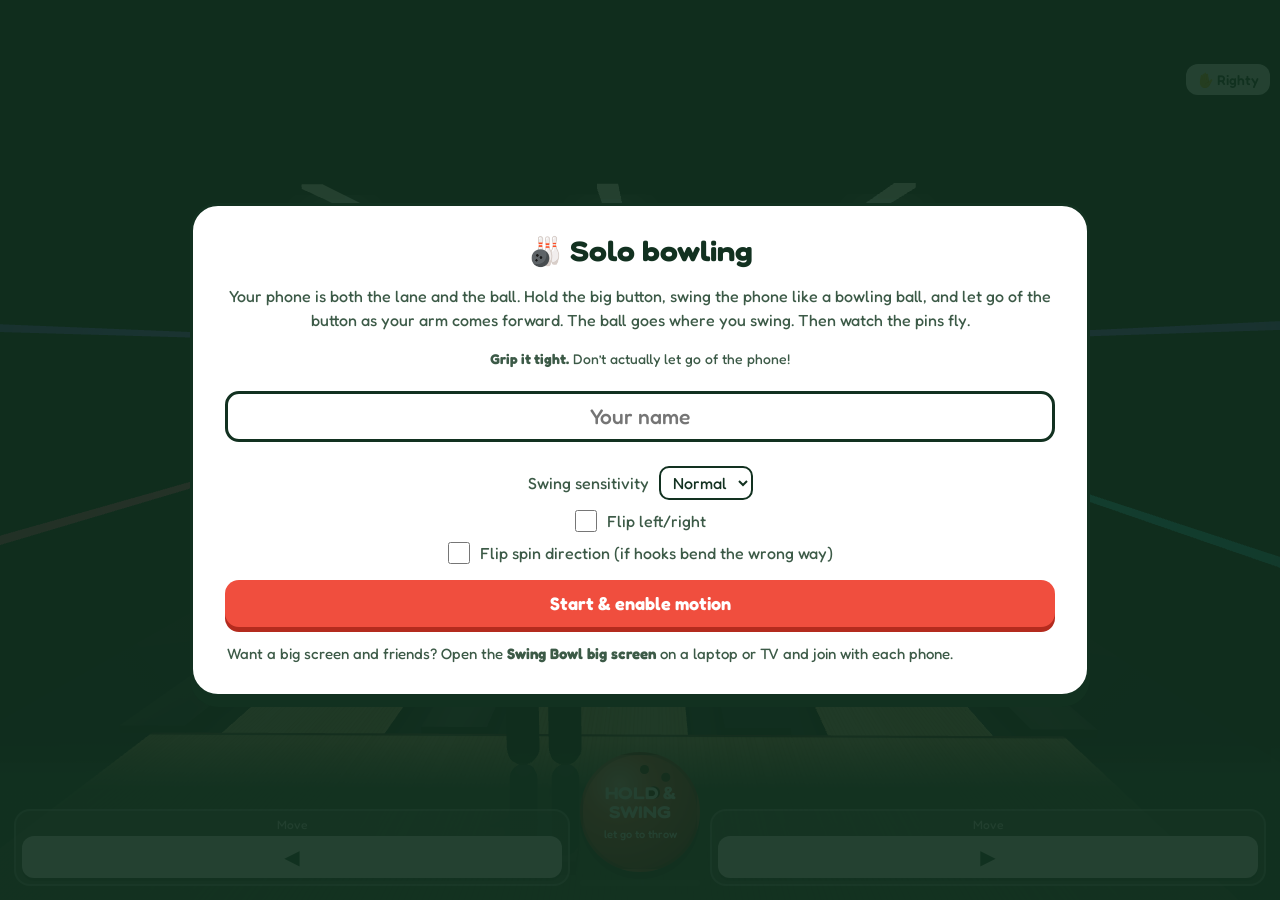
<file: solo.html>
<!DOCTYPE html>
<html lang="en"><head><meta charset="utf-8"><meta name="viewport" content="width=device-width, initial-scale=1">
<title>Swing Bowl solo</title>
<script>location.replace('bowling/solo.html' + location.search + location.hash);</script>
<meta http-equiv="refresh" content="0; url=bowling/solo.html"></head>
<body><p>Moved: <a href="bowling/solo.html">bowling/solo.html</a></p></body></html>
</file>
<file: css/style.css>
/* Swing Sports — "sports day": mowed turf, chalk lines, chunky sticker type, buttons you press down.
   Each game has its own surface (court, fairway, infield, lane) and on the phones the big button is the ball. */

@font-face {
  font-family: 'Fredoka';
  src: url('../fonts/fredoka.woff') format('woff');   /* SIL Open Font License: fonts/Fredoka-OFL.txt */
  font-weight: 300 700; font-stretch: 75% 125%; font-display: swap;
}

:root {
  --turf: #2e9f4f; --turf-2: #25893f;
  --chalk: #ffffff;
  --ink: #123120;
  --ball: #e4f33b;
  --red: #f04e3e; --red-dark: #b42b1e;
  --court: #2c66cf; --clay: #a9472a; --lane: #6b4423;
  --panel: rgba(12, 36, 22, 0.86);        /* scoreboards over the 3D scenes */
  --line: rgba(255, 255, 255, 0.2);
  --text: #ffffff; --muted: #cfe3d4;
  --accent: var(--red); --pink: #ff6b78; --cyan: #4fd6e6; --ok: #8be37a; --warn: var(--ball);
  --surface: var(--turf);                  /* each game sets its own */
  --font: 'Fredoka', ui-rounded, 'SF Pro Rounded', 'Nunito', 'Segoe UI', system-ui, sans-serif;
}
body.g-tennis { --surface: var(--court); }
body.g-golf { --surface: var(--turf); }
body.g-baseball { --surface: var(--clay); }
body.g-bowling { --surface: var(--lane); }

* { box-sizing: border-box; }
html, body { margin: 0; height: 100%; background: var(--ink); color: var(--text); font-family: var(--font); font-weight: 450; }
body { -webkit-tap-highlight-color: transparent; }
button { font: inherit; color: inherit; cursor: pointer; }
a { color: var(--ball); }
:focus-visible { outline: 3px solid var(--ball); outline-offset: 3px; }

.stage { position: fixed; inset: 0; overflow: hidden; }
.stage canvas { position: absolute; inset: 0; width: 100%; height: 100%; display: block; }

/* ---------- buttons: chunky, and they go down when pressed ---------- */
.btn { background: var(--red); border: 0; border-radius: 14px; padding: 12px 22px 13px; font-weight: 650; font-size: 18px; color: #fff;
  box-shadow: 0 5px 0 var(--red-dark); transition: transform 60ms, box-shadow 60ms; }
.btn:active:not(:disabled) { transform: translateY(4px); box-shadow: 0 1px 0 var(--red-dark); }
.btn.ghost { background: #fff; color: var(--ink); box-shadow: 0 4px 0 var(--ink); border: 2px solid var(--ink); font-weight: 600; }
.btn.ghost:active:not(:disabled) { box-shadow: 0 1px 0 var(--ink); }
.btn:disabled { opacity: .45; cursor: default; }
.row { display: flex; gap: 10px; flex-wrap: wrap; align-items: center; }
kbd { background: #fff; color: var(--ink); border: 2px solid var(--ink); border-bottom-width: 3px; border-radius: 6px; padding: 0 6px; font-family: inherit; font-size: 12px; font-weight: 600; }

/* ---------- HUD on the big screen ---------- */
.hud { position: absolute; inset: 0; pointer-events: none; }
.hud .scores { position: absolute; top: 10px; left: 50%; transform: translateX(-50%); max-width: calc(100% - 20px); overflow-x: auto; }
.hud table { border-collapse: separate; border-spacing: 2px; background: var(--panel); padding: 6px; border-radius: 14px; font-variant-numeric: tabular-nums; border: 2px solid var(--line); }
.hud th { font-size: 12px; color: var(--muted); font-weight: 500; padding: 0 2px; }
.hud td { background: rgba(255, 255, 255, 0.08); border-radius: 7px; text-align: center; padding: 2px 3px; min-width: 38px; }
.hud td.name { text-align: left; padding: 4px 10px 4px 6px; white-space: nowrap; font-weight: 600; min-width: 0; }
.hud td.name i { display: inline-block; width: 11px; height: 11px; border-radius: 50%; margin-right: 7px; vertical-align: 0; box-shadow: 0 0 0 2px rgba(255,255,255,.7); }
.hud td.tenth { min-width: 54px; }
.hud td.total { font-weight: 700; font-size: 19px; min-width: 50px; }
.hud .marks { display: flex; justify-content: flex-end; gap: 2px; font-size: 12px; height: 15px; color: #e6f0e8; }
.hud .marks span { min-width: 12px; }
.hud .ft { font-weight: 650; font-size: 15px; height: 19px; }
.hud tr.active td { background: rgba(228, 243, 59, 0.16); }
.hud tr.active td.cur { background: var(--ball); color: var(--ink); }
.hud tr.active td.cur .marks { color: var(--ink); }

.hud .turn { position: absolute; left: 50%; transform: translateX(-50%); bottom: 18px; background: var(--ink); color: #fff; border: 2px solid rgba(255,255,255,.25); padding: 7px 20px 8px; border-radius: 999px; font-size: 19px; font-weight: 550; white-space: nowrap; box-shadow: 0 4px 0 rgba(0,0,0,.35); }
.hud .turn:empty { display: none; }
.hud .swinging { color: var(--ball); }

.hud .pindicator { position: absolute; right: 16px; bottom: 16px; width: 110px; background: var(--panel); border-radius: 16px; padding: 8px; border: 2px solid var(--line); }
.hud .pindicator circle.up { fill: #fff; }
.hud .pindicator circle.down { fill: rgba(255, 255, 255, 0.16); }

/* the big calls: STRIKE!, ACE!, GAME */
.hud .msg { position: absolute; left: 0; right: 0; top: 40%; text-align: center; opacity: 0; }
.hud .msg span { display: inline-block; font-weight: 700; font-stretch: 112%; font-size: clamp(34px, 8vw, 96px); letter-spacing: 0.01em; color: #fff;
  -webkit-text-stroke: 0.09em var(--ink); paint-order: stroke fill; text-shadow: 0 0.07em 0 var(--ink); padding: 0 20px; }
.hud .msg.strike span { color: var(--ball); }
.hud .msg.spare span { color: var(--cyan); }
.hud .msg.over span { font-size: clamp(28px, 6vw, 72px); }
.hud .msg.show { animation: pop 1.7s ease-out forwards; }
.hud .msg.sticky { animation: pop-in .5s ease-out forwards; }
@keyframes pop { 0% { opacity: 0; transform: scale(.6) rotate(-4deg); } 12% { opacity: 1; transform: scale(1.08) rotate(1deg); } 22% { transform: scale(1) rotate(0); } 80% { opacity: 1; } 100% { opacity: 0; transform: translateY(-20px); } }
@keyframes pop-in { 0% { opacity: 0; transform: scale(.6); } 60% { opacity: 1; transform: scale(1.06); } 100% { opacity: 1; transform: scale(1); } }

/* ---------- the join screen on the big screen ---------- */
.overlay { position: absolute; inset: 0; display: flex; align-items: center; justify-content: center; z-index: 5;
  background: repeating-linear-gradient(90deg, rgba(46,159,79,.9) 0 70px, rgba(37,137,63,.9) 70px 140px); }
.overlay[hidden] { display: none; }
.card { background: #fff; color: var(--ink); border: 3px solid var(--ink); border-radius: 28px; padding: 28px 32px; max-width: 900px; width: calc(100% - 32px); box-shadow: 0 10px 0 var(--ink); }
.lobby { display: grid; grid-template-columns: auto 1fr; gap: 32px; align-items: center; }
.lobby h1 { margin: 0 0 4px; font-size: 46px; font-weight: 700; font-stretch: 115%; line-height: 1.05; }
.lobby h1 span { color: inherit; }
.lobby p { color: #3c5a47; margin: 6px 0; line-height: 1.45; font-size: 17px; }
.qr { background: #fff; padding: 12px; border-radius: 20px; border: 3px solid var(--ink); width: 252px; height: 252px; display: flex; align-items: center; justify-content: center; color: #3c5a47; font-size: 14px; text-align: center; }
.qr img, .qr canvas { display: block; }
.code { display: inline-block; font-size: 46px; font-weight: 700; font-stretch: 110%; letter-spacing: 0.16em; padding: 2px 10px 4px 18px; margin: 8px 0;
  background: var(--ball); color: var(--ink); border: 3px solid var(--ink); border-radius: 14px; box-shadow: 0 5px 0 var(--ink); }
.joinurl { font-size: 14px; color: #3c5a47; word-break: break-all; }
.players { display: flex; flex-wrap: wrap; gap: 8px; margin: 14px 0; min-height: 36px; }
.chip { display: inline-flex; align-items: center; gap: 8px; background: #fff; border: 2px solid var(--ink); border-radius: 999px; padding: 5px 12px; font-weight: 600; color: var(--ink); }
.chip i { width: 12px; height: 12px; border-radius: 50%; box-shadow: 0 0 0 2px var(--ink); }
.chip.off { opacity: .5; }
.chip .kick { margin-left: 2px; border: 0; background: #e8efe9; color: var(--ink); border-radius: 999px; min-width: 22px; height: 22px; padding: 0 6px; font-size: 12px; line-height: 22px; }
.chip .kick:hover { background: #ffd9d5; }
.chip .kick.confirm { background: var(--red); color: #fff; font-weight: 600; }
.chip.off .kick { opacity: 1; }
.status { font-size: 14px; color: #3c5a47; }
.status.err { color: var(--red-dark); }
.keys { font-size: 13px; color: #557060; margin-top: 14px; line-height: 1.7; }

.corner { position: absolute; left: 14px; bottom: 14px; background: #fff; color: var(--ink); border-radius: 16px; padding: 7px 10px 7px 14px; font-size: 14px; z-index: 3; box-shadow: 0 4px 0 rgba(0,0,0,.3); }
.corner b { color: var(--ink); background: var(--ball); border-radius: 6px; padding: 0 5px; letter-spacing: .1em; font-size: 16px; font-weight: 700; }
.corner button { margin-left: 6px; background: #fff; color: var(--ink); border: 2px solid var(--ink); border-radius: 10px; padding: 2px 9px; font-size: 13px; font-weight: 550; }
.corner button:active { background: #e8efe9; }
.power { position: absolute; left: 50%; bottom: 70px; transform: translateX(-50%); width: 280px; height: 16px; border-radius: 999px; background: rgba(0,0,0,.5); border: 2px solid #fff; overflow: hidden; z-index: 3; }
.power[hidden] { display: none; }
.power div { height: 100%; width: 0; background: linear-gradient(90deg, var(--ok), var(--ball), var(--red)); }

@media (max-width: 760px) {
  .lobby { grid-template-columns: 1fr; justify-items: center; text-align: center; }
  .lobby .row { justify-content: center; }
  .lobby h1 { font-size: 34px; }
  .hud .pindicator { width: 80px; right: 8px; bottom: 8px; }
  .hud .turn { font-size: 14px; bottom: 10px; }
  .hud td { min-width: 26px; }
  .hud .marks { font-size: 10px; }
  .hud .ft { font-size: 12px; }
  .hud td.total { font-size: 14px; }
}

/* ---------- the phone: the game's surface, and the big button is the ball ---------- */
.pad { position: fixed; inset: 0; display: flex; flex-direction: column; padding: max(14px, env(safe-area-inset-top)) 16px max(16px, env(safe-area-inset-bottom)); gap: 12px;
  user-select: none; -webkit-user-select: none; touch-action: none; background: var(--surface); color: #fff; }
body.g-tennis .pad { background:   /* a corner of the court: a sideline and the service line */
  linear-gradient(90deg, transparent 13%, rgba(255,255,255,.35) 13% calc(13% + 5px), transparent 0),
  linear-gradient(180deg, transparent 58%, rgba(255,255,255,.35) 58% calc(58% + 5px), transparent 0), var(--court); }
body.g-golf .pad { background: repeating-linear-gradient(90deg, var(--turf) 0 46px, var(--turf-2) 46px 92px); }
body.g-baseball .pad { background:   /* the infield dirt with a chalk foul line */
  linear-gradient(118deg, transparent 63%, rgba(255,255,255,.4) 63% calc(63% + 5px), transparent 0), var(--clay); }
body.g-bowling .pad { background: repeating-linear-gradient(90deg, #77502b 0 26px, #6b4423 26px 28px); }
.pad .top { display: flex; align-items: center; justify-content: space-between; gap: 10px; }
.pad .me { display: flex; align-items: center; gap: 10px; font-weight: 700; font-size: 21px; text-shadow: 0 2px 0 rgba(0,0,0,.25); min-width: 0; }
.pad .me span { overflow: hidden; text-overflow: ellipsis; white-space: nowrap; }
.pad .me i { width: 18px; height: 18px; border-radius: 50%; background: #ccc; box-shadow: 0 0 0 3px #fff; flex: none; }
.pad .state { text-align: center; font-size: 18px; font-weight: 500; min-height: 24px; text-shadow: 0 2px 0 rgba(0,0,0,.22); }
.pad .state.go { color: var(--ball); font-weight: 650; font-size: 23px; }
.pad .meter { height: 14px; border-radius: 999px; background: rgba(0,0,0,.25); border: 2px solid rgba(255,255,255,.6); overflow: hidden; }
.pad .meter div { height: 100%; width: 0; background: linear-gradient(90deg, var(--ok), var(--ball), var(--red)); transition: width 60ms linear; }
.pad .readout { display: flex; justify-content: center; gap: 18px; font-size: 15px; color: rgba(255,255,255,.88); min-height: 20px; text-shadow: 0 1px 0 rgba(0,0,0,.25); }
.pad .readout b { color: #fff; font-weight: 650; }
.pad .readout.tally { display: block; text-align: center; line-height: 1.6; }
.gear { background: #fff; color: var(--ink); border: 0; border-radius: 12px; padding: 7px 11px; font-size: 14px; font-weight: 550; box-shadow: 0 3px 0 rgba(0,0,0,.35); }
.gear:active { transform: translateY(2px); box-shadow: 0 1px 0 rgba(0,0,0,.35); }
.gear.hand.on { background: var(--ball); }
.pad .topbtns { display: flex; gap: 8px; flex: none; }
.dpad { display: grid; grid-template-columns: 1fr 1fr; gap: 10px; }
.dpad.single { grid-template-columns: 1fr; }
.dpad .grp { background: rgba(0,0,0,.18); border: 2px solid rgba(255,255,255,.3); border-radius: 18px; padding: 8px; text-align: center; }
.dpad .grp small { display: block; color: rgba(255,255,255,.85); font-size: 13px; margin-bottom: 6px; }
.dpad .grp .row { justify-content: center; flex-wrap: nowrap; }
.dpad button { flex: 1; height: 54px; border-radius: 14px; border: 0; background: #fff; color: var(--ink); font-size: 24px; box-shadow: 0 4px 0 rgba(0,0,0,.3); touch-action: manipulation; }
.dpad button:active { transform: translateY(3px); box-shadow: 0 1px 0 rgba(0,0,0,.3); }
.holdwrap { flex: 1; display: flex; flex-direction: column; align-items: center; justify-content: center; min-height: 0; gap: 8px; }

/* the ball */
.hold { position: relative; overflow: hidden; width: min(70vw, 44vh); aspect-ratio: 1; border-radius: 50%; border: 4px solid rgba(0,0,0,.18);
  background: radial-gradient(circle at 34% 28%, #fff, #eceee8 55%, #c9ccc2); color: var(--ink);
  box-shadow: 0 12px 0 rgba(0,0,0,.28); font-weight: 700; font-stretch: 110%; font-size: 30px; line-height: 1.1; touch-action: none; transition: transform 60ms, box-shadow 60ms; }
.hold .lbl, .hold small { position: relative; z-index: 1; }
.hold small { display: block; font-weight: 500; font-stretch: 100%; font-size: 14px; margin: 6px auto 0; max-width: 72%; }
.hold.down { transform: translateY(8px) scale(.97); box-shadow: 0 4px 0 rgba(0,0,0,.28); }
.hold:disabled { opacity: .5; box-shadow: 0 6px 0 rgba(0,0,0,.15); }   /* (not now: swing the phone itself) */
/* tennis: yellow felt with the white seam */
body.g-tennis .hold { background: radial-gradient(circle at 34% 28%, #f6ff9c, #dff02f 48%, #b9cc1a); }
body.g-tennis .hold::before, body.g-tennis .hold::after { content: ''; position: absolute; top: -8%; width: 100%; height: 116%; border: 0.9em solid rgba(255,255,255,.92); border-radius: 50%; }
body.g-tennis .hold::before { left: -76%; } body.g-tennis .hold::after { left: 76%; }
/* baseball: red stitches */
body.g-baseball .hold::before, body.g-baseball .hold::after { content: ''; position: absolute; top: -6%; width: 100%; height: 112%; border: 0.28em dashed #e0392b; border-radius: 50%; }
body.g-baseball .hold::before { left: -74%; } body.g-baseball .hold::after { left: 74%; }
/* golf: dimples */
body.g-golf .hold { background: radial-gradient(circle at 34% 28%, rgba(255,255,255,.95), rgba(255,255,255,0) 58%), radial-gradient(rgba(0,0,0,.1) 26%, transparent 29%) 0 0 / 1.1em 1.1em, #f1f3ee; }
/* bowling: a glossy ball with finger holes */
body.g-bowling .hold { background: radial-gradient(circle at 32% 26%, #ffb1a8, #e94a3b 30%, #8e1c14 78%); color: #fff; border-color: rgba(0,0,0,.25); }
body.g-bowling .hold::before { content: ''; position: absolute; width: 7.5%; height: 7.5%; left: 50%; top: 9%; border-radius: 50%; background: #3a0a06;
  box-shadow: 1.25em 0.45em 0 #3a0a06, 0.55em 1.35em 0 0.1em #3a0a06; }   /* finger holes, clear of the words */

.sheet { position: fixed; inset: 0; background: var(--surface); display: flex; align-items: center; justify-content: center; z-index: 10; padding: 20px; }
body.g-golf .sheet { background: repeating-linear-gradient(90deg, var(--turf) 0 46px, var(--turf-2) 46px 92px); }
.sheet[hidden] { display: none; }
.sheet .card { text-align: center; max-height: calc(100% - 10px); overflow-y: auto; }
.sheet h2 { margin: 0 0 8px; font-size: 28px; font-weight: 700; font-stretch: 110%; }
.sheet p { color: #3c5a47; line-height: 1.5; }
.sheet p.help { text-align: left; font-size: 15px; margin: 16px 2px 0; }
.card a { color: var(--turf-2); font-weight: 600; text-underline-offset: 3px; }
.sheet input { width: 100%; font: inherit; font-size: 30px; font-weight: 650; letter-spacing: .3em; text-align: center; text-transform: uppercase; padding: 10px; border-radius: 14px;
  border: 3px solid var(--ink); background: #fff; color: var(--ink); margin: 8px 0 14px; }
.sheet input.name { font-size: 21px; letter-spacing: 0; text-transform: none; font-weight: 500; }
.sheet label { display: flex; align-items: center; justify-content: center; gap: 10px; color: #3c5a47; margin: 10px 0; }
.sheet input[type=checkbox] { width: 22px; height: 22px; flex: none; margin: 0; padding: 0; accent-color: var(--turf); }
.sheet .btn { width: 100%; margin-top: 6px; }
.sheet select { font: inherit; background: #fff; color: var(--ink); border: 2px solid var(--ink); border-radius: 10px; padding: 4px 8px; }

/* ---------- solo bowling: the game on top, controls in a bottom drawer ---------- */
.solo .stage { bottom: 0; }
.solo .controls { position: fixed; left: 0; right: 0; bottom: 0; padding: 10px 14px max(14px, env(safe-area-inset-bottom)); background: linear-gradient(180deg, rgba(18,49,32,0), rgba(18,49,32,.88) 30%);
  display: grid; grid-template-columns: 1fr auto 1fr; gap: 10px; align-items: end; z-index: 4; touch-action: none; user-select: none; -webkit-user-select: none; transition: opacity .3s; }
.solo .controls.away { opacity: 0; pointer-events: none; }
.solo .controls .hold { width: 120px; font-size: 17px; border-width: 3px; box-shadow: 0 7px 0 rgba(0,0,0,.35); }
.solo .controls .hold small { font-size: 11px; }
.solo .controls .grp { background: rgba(255,255,255,.12); border: 2px solid rgba(255,255,255,.3); border-radius: 16px; padding: 6px; text-align: center; }
.solo .controls .grp small { display: block; color: rgba(255,255,255,.85); font-size: 12px; margin-bottom: 4px; }
.solo .controls .grp .row { flex-wrap: nowrap; gap: 6px; }
.solo .controls .grp button { flex: 1; height: 42px; border-radius: 12px; border: 0; background: #fff; color: var(--ink); font-size: 20px; box-shadow: 0 3px 0 rgba(0,0,0,.3); }
.solo .hud .pindicator, .solo .hud .turn { display: none; }
.solo .soloinfo { position: fixed; left: 12px; right: 12px; bottom: 160px; text-align: center; z-index: 4; font-size: 15px; pointer-events: none; }
.solo .soloinfo:not(:empty) { background: #fff; color: var(--ink); border-radius: 14px; padding: 8px 12px; box-shadow: 0 4px 0 rgba(0,0,0,.3); }
.solo .hud td { min-width: 22px; padding: 1px; }
.solo .hud td.name { padding: 2px 6px 2px 4px; }
.solo .handwrap { position: fixed; top: calc(max(10px, env(safe-area-inset-top)) + 54px); right: 10px; z-index: 6; }   /* under the scoreboard */
.solo .sheet { background: rgba(18,49,32,.92); }

/* ---------- golf ---------- */
.hud .holeinfo { position: absolute; top: 12px; left: 14px; background: var(--panel); border: 2px solid var(--line); border-radius: 16px; padding: 10px 14px; font-size: 19px; font-weight: 550; }
.hud .holeinfo small { display: block; color: var(--muted); font-size: 14px; font-weight: 450; margin-top: 2px; }
.hud .wind { position: absolute; top: 12px; right: 14px; background: var(--panel); border: 2px solid var(--line); border-radius: 16px; padding: 8px 14px; text-align: center; font-size: 13px; color: var(--muted); min-width: 80px; }
.hud .wind .arrow { font-size: 30px; color: #fff; line-height: 1.1; transition: transform .6s; }
.hud .scores.card-golf { top: auto; bottom: 64px; left: 14px; transform: none; }
.hud .minimap { position: absolute; top: auto; left: auto; right: 14px; bottom: 64px; width: 180px; height: 250px; border-radius: 16px; background: rgba(12,36,22,.55); border: 2px solid var(--line); }
.hud .card-golf td { min-width: 34px; }
.hud .card-golf th small { font-weight: 400; color: var(--muted); }
.hud .card-golf td.under .ft { color: #ff8a80; }
.hud .card-golf td.over .ft { color: #9fd0ff; }
.hud .card-golf td.total { font-size: 16px; }
.club { display: flex; align-items: center; justify-content: space-between; gap: 10px; background: rgba(0,0,0,.18); border: 2px solid rgba(255,255,255,.3); border-radius: 18px; padding: 8px; }
.club button { width: 64px; height: 54px; border-radius: 14px; border: 0; background: #fff; color: var(--ink); font-size: 24px; box-shadow: 0 4px 0 rgba(0,0,0,.3); touch-action: manipulation; }
.club button:active { transform: translateY(3px); box-shadow: 0 1px 0 rgba(0,0,0,.3); }
.club .nm { text-align: center; flex: 1; }
.club .nm b { display: block; font-size: 23px; font-weight: 700; }
.club .nm small { color: rgba(255,255,255,.85); }
.green-bg { background: var(--turf); }

/* ---------- baseball ---------- */
.hud .pitchinfo .tbar { position: relative; width: 120px; height: 10px; margin: 6px auto 2px; border-radius: 99px; background: linear-gradient(90deg, #ff5a5f 0%, #ffd23f 30%, #3ddc97 43%, #3ddc97 57%, #ffd23f 70%, #ff5a5f 100%); }
.hud .pitchinfo .tbar i { position: absolute; top: -4px; width: 4px; height: 18px; margin-left: -2px; border-radius: 2px; background: #fff; box-shadow: 0 0 6px #000; }
.hud .pitchinfo small { display: block; color: var(--text); }
.vignette { position: absolute; inset: 0; pointer-events: none; background: radial-gradient(ellipse at 50% 45%, rgba(0,0,0,0) 55%, rgba(0,10,20,0.32) 100%); }

/* ---------- tennis ---------- */
.hud table.tennis { border-collapse: separate; border-spacing: 0 5px; font-size: 20px; background: none; border: 0; padding: 0; margin: -4px 0 2px; }
.hud table.tennis td { background: none; padding: 0 6px; min-width: 0; border-radius: 0; }
.hud table.tennis td.srv { width: 14px; padding: 0; color: transparent; font-size: 0; }
.hud table.tennis td.srv:not(:empty)::before { content: ''; display: inline-block; width: 12px; height: 12px; border-radius: 50%; background: var(--ball); box-shadow: 0 0 0 2px var(--ink); vertical-align: 1px; }
.hud table.tennis td.nm { text-align: left; font-weight: 600; padding-right: 14px; }
.hud table.tennis td.nm i { display: inline-block; width: 11px; height: 11px; border-radius: 50%; margin-right: 7px; box-shadow: 0 0 0 2px rgba(255,255,255,.75); }
.hud table.tennis td.g, .hud table.tennis td.p { font-weight: 700; text-align: center; color: var(--ink); border-radius: 9px; padding: 1px 8px; }
.hud table.tennis td.g { background: var(--ball); min-width: 32px; }
.hud table.tennis td.p { background: #fff; min-width: 44px; }
.hud table.tennis td.p:empty { background: none; }
.hud table.tennis + small { font-size: 14px; }
.hud .tinfo[hidden] { display: none; }
.hud .tinfo b { font-size: 26px; color: #fff; font-weight: 700; }
@media (max-width: 1280px) { .hud .turn { bottom: 64px; } }   /* clear of the corner bar */
.pad .moderow { display: flex; padding: 4px; gap: 4px; background: rgba(0,0,0,.2); border-radius: 16px; }
.pad .moderow[hidden] { display: none; }
.pad .moderow button { flex: 1; padding: 9px 6px; border-radius: 12px; border: 0; background: transparent; color: #fff; font-size: 14px; font-weight: 550; }
.pad .moderow button.on { background: #fff; color: var(--ink); box-shadow: 0 3px 0 rgba(0,0,0,.3); }
.pad .runrow { margin-top: -4px; }
.pad .runrow button.on { background: var(--ball); }
/* tilt to run: where the phone is steering, a ball on a track */
.pad .steer { display: flex; flex-direction: column; align-items: center; gap: 6px; }
.pad .steer[hidden] { display: none; }
.pad .steer .track { position: relative; width: 100%; height: 30px; border-radius: 15px; background: rgba(0,0,0,.22); box-shadow: inset 0 3px 0 rgba(0,0,0,.18); overflow: hidden; }
.pad .steer .track::before { content: ''; position: absolute; left: 50%; top: 6px; bottom: 6px; width: 3px; margin-left: -1.5px; border-radius: 2px; background: rgba(255,255,255,.45); }
.pad .steer .track i { position: absolute; left: 50%; top: 3px; width: 24px; height: 24px; margin-left: -12px; border-radius: 50%; background: var(--ball); box-shadow: 0 0 0 3px var(--ink); }
.pad .steer small { font-size: 14px; font-weight: 550; opacity: .9; text-shadow: 0 2px 0 rgba(0,0,0,.22); }
.pad .steer.moving small { opacity: .6; }
.lobby .tmodes { gap: 10px; margin: 10px 0 4px; }
.lobby .tmodes .btn { padding: 8px 14px 9px; font-size: 15px; }
/* tilt the phone up to toss: a little phone that does it */
.pad .tilt { display: flex; flex-direction: column; align-items: center; gap: 2px; text-align: center; text-shadow: 0 2px 0 rgba(0,0,0,.22); }
.pad .tilt[hidden] { display: none; }
.pad .tilt b { font-size: 19px; font-weight: 650; }
.pad .tilt small { font-size: 14px; opacity: .9; }
.pad .tilt .tphone { position: relative; width: 26px; height: 46px; margin: 18px 0 6px; border: 3px solid #fff; border-radius: 8px; background: rgba(255,255,255,.15);
  transform-origin: 50% 100%; animation: tiltup 1.8s ease-in-out infinite; }
.pad .tilt .tphone::before { content: ''; position: absolute; left: 50%; top: 3px; width: 8px; height: 2px; margin-left: -4px; border-radius: 2px; background: #fff; }
.pad .tilt .tphone i { position: absolute; left: 50%; top: -14px; width: 11px; height: 11px; margin-left: -5.5px; border-radius: 50%; background: var(--ball); box-shadow: 0 0 0 2px var(--ink); opacity: 0; animation: tossball 1.8s ease-out infinite; }
@keyframes tiltup { 0%, 12% { transform: rotate(-78deg); } 45%, 80% { transform: rotate(0deg); } 100% { transform: rotate(-78deg); } }
@keyframes tossball { 0%, 42% { opacity: 0; transform: translateY(8px); } 50% { opacity: 1; transform: translateY(0); } 72% { opacity: 1; transform: translateY(-26px); } 85%, 100% { opacity: 0; transform: translateY(-18px); } }
@media (prefers-reduced-motion: reduce) { .pad .tilt .tphone, .pad .tilt .tphone i { animation: none; } }
body.g-tennis .tilt ~ .hold { width: min(58vw, 34vh); }

/* ---------- arriving on a phone from a game switch: one tap to carry on ---------- */
.tapgo { position: fixed; inset: 0; z-index: 50; display: grid; place-items: center; background: var(--surface); }
body:not([class*="g-"]) .tapgo, body.g-golf .tapgo { background: repeating-linear-gradient(90deg, var(--turf) 0 46px, var(--turf-2) 46px 92px); }
.tapgo button { display: grid; gap: 6px; place-items: center; align-content: center; width: min(76vw, 330px); aspect-ratio: 1; border-radius: 50%; border: 4px solid var(--ink);
  background: #fff; color: var(--ink); font-weight: 700; font-stretch: 112%; font-size: 36px; box-shadow: 0 12px 0 var(--ink); }
.tapgo button:active { transform: translateY(8px); box-shadow: 0 4px 0 var(--ink); }
.tapgo button span { font-size: 50px; line-height: 1; color: var(--red); }
.tapgo button small { font-size: 17px; font-weight: 500; font-stretch: 100%; }

/* ---------- game switcher on the big screen ---------- */
.switcher { position: fixed; inset: 0; z-index: 40; display: grid; place-items: center; background: rgba(12, 36, 22, 0.75); }
.switcher[hidden] { display: none; }
.switcher .card { width: min(92vw, 780px); }
.switcher h2 { margin: 0 0 4px; font-size: 32px; font-weight: 700; font-stretch: 112%; }
.switcher p { color: #3c5a47; margin: 0; }
.switcher .games { display: grid; grid-template-columns: repeat(auto-fit, minmax(150px, 1fr)); gap: 14px; margin: 18px 0 10px; }
.switcher .games button { display: grid; gap: 4px; padding: 18px 12px 16px; border-radius: 20px; border: 3px solid var(--ink); color: #fff; font-size: 20px; font-weight: 650;
  box-shadow: 0 6px 0 var(--ink); text-shadow: 0 2px 0 rgba(0,0,0,.25); background: var(--turf); }
.switcher .games button:active { transform: translateY(5px); box-shadow: 0 1px 0 var(--ink); }
.switcher .games button[data-game="bowling"] { background: var(--lane); }
.switcher .games button[data-game="baseball"] { background: var(--clay); }
.switcher .games button[data-game="tennis"] { background: var(--court); }
.switcher .games button span { font-size: 42px; }
.switcher .games button small { font-size: 14px; font-weight: 450; opacity: .92; }
.switcher .games button.now { opacity: .45; cursor: default; box-shadow: 0 2px 0 var(--ink); transform: translateY(4px); }
.lobby .switchrow { margin-top: 12px; font-size: 15px; display: flex; flex-wrap: wrap; align-items: center; gap: 8px; color: #3c5a47; }
.lobby .switchrow > span { margin-right: 2px; }
.lobby .switchrow button { padding: 6px 12px 7px; font-size: 14px; }

/* ================= the main menu ================= */
.hub { min-height: 100%; color: #fff; overflow-x: hidden;
  background:
    linear-gradient(180deg, transparent 314px, rgba(255,255,255,.5) 314px 319px, transparent 319px),   /* the halfway line, under the title */
    repeating-linear-gradient(90deg, var(--turf) 0 84px, var(--turf-2) 84px 168px); }
.hub-wrap { max-width: 1040px; margin: 0 auto; padding: 34px 20px 56px; }
.title { position: relative; text-align: center; padding: 64px 0 8px; }
.title h1 { margin: 0; font-weight: 700; font-stretch: 125%; font-size: clamp(54px, 11.5vw, 128px); line-height: .9; letter-spacing: -0.01em; color: #fff;
  -webkit-text-stroke: 0.075em var(--ink); paint-order: stroke fill; text-shadow: 0 0.075em 0 var(--ink); transform: rotate(-3deg); }
.title h1 .l2 { display: block; }
.title svg { position: absolute; left: 50%; top: 0; width: min(760px, 100%); transform: translateX(-50%); overflow: visible; pointer-events: none; }
.title .trail { fill: none; stroke: #fff; stroke-width: 5; stroke-linecap: round; stroke-dasharray: 2 14; opacity: .85; }
.title .flyball { offset-path: path('M 40 210 C 200 -40, 520 -40, 720 150'); offset-distance: 100%; offset-rotate: 0deg; animation: fly 1.5s cubic-bezier(.3, .1, .3, 1) .2s both; }
@keyframes fly { from { offset-distance: 0%; } to { offset-distance: 100%; } }
@media (prefers-reduced-motion: reduce) { .title .flyball { animation: none; } }
.tagline { text-align: center; font-size: clamp(19px, 2.6vw, 25px); font-weight: 550; margin: 26px auto 0; max-width: 34ch; text-shadow: 0 2px 0 rgba(0,0,0,.25); line-height: 1.3; }
.tagline small { display: block; font-size: 16px; font-weight: 450; margin-top: 6px; opacity: .92; }

.picks { display: grid; grid-template-columns: repeat(2, 1fr); gap: 26px; margin: 44px 0 0; }
.pick { display: flex; flex-direction: column; background: #fff; color: var(--ink); text-decoration: none; border: 3px solid var(--ink); border-radius: 26px; overflow: hidden;
  box-shadow: 0 9px 0 var(--ink); transition: transform 90ms, box-shadow 90ms; }
.pick:hover { transform: translateY(-3px) rotate(-.4deg); box-shadow: 0 12px 0 var(--ink); }
.pick:active { transform: translateY(6px); box-shadow: 0 3px 0 var(--ink); }
.pick .art { aspect-ratio: 400 / 168; border-bottom: 3px solid var(--ink); }
.pick .art svg { display: block; width: 100%; height: 100%; }
.pick .body { padding: 16px 20px 20px; display: flex; flex-direction: column; flex: 1; }
.pick h2 { margin: 0; font-size: 30px; font-weight: 700; font-stretch: 112%; line-height: 1.05; }
.pick p { margin: 8px 0 0; color: #3c5a47; font-size: 16.5px; line-height: 1.42; flex: 1; }
.pick .play { align-self: flex-start; margin-top: 16px; background: var(--red); color: #fff; border-radius: 14px; padding: 9px 18px 10px; font-weight: 650; font-size: 17px; box-shadow: 0 4px 0 var(--red-dark); }
.pick .who { color: #557060; font-size: 14px; margin-top: 4px; }

.steps { margin: 54px 0 0; background: #fff; color: var(--ink); border: 3px solid var(--ink); border-radius: 26px; box-shadow: 0 9px 0 var(--ink); padding: 24px 26px; }
.steps h2 { margin: 0 0 14px; font-size: 28px; font-weight: 700; font-stretch: 112%; }
.steps ol { list-style: none; margin: 0; padding: 0; display: grid; grid-template-columns: repeat(3, 1fr); gap: 20px; counter-reset: s; }
.steps li { counter-increment: s; display: grid; grid-template-columns: auto 1fr; gap: 12px; align-items: start; font-size: 17px; line-height: 1.4; }
.steps li::before { content: counter(s); display: grid; place-items: center; width: 42px; height: 42px; border-radius: 50%; background: var(--ball); border: 3px solid var(--ink); font-weight: 700; font-size: 21px; }
.steps li b { display: block; font-size: 19px; font-weight: 650; margin-bottom: 2px; }
.steps li span { color: #3c5a47; }
.extras { margin: 30px 4px 0; text-align: center; font-size: 16px; line-height: 1.6; text-shadow: 0 1px 0 rgba(0,0,0,.25); }
.extras a { color: #fff; font-weight: 600; text-decoration-thickness: 2px; text-underline-offset: 3px; }
.extras p { margin: 4px 0; }

@media (max-width: 760px) {
  .picks { grid-template-columns: 1fr; gap: 22px; }
  .steps ol { grid-template-columns: 1fr; }
  .title { padding-top: 40px; }
  .hub { background:
    linear-gradient(180deg, transparent 196px, rgba(255,255,255,.5) 196px 200px, transparent 200px),
    repeating-linear-gradient(90deg, var(--turf) 0 60px, var(--turf-2) 60px 120px); }
}

/* ---------- the room: one code for every game ---------- */
.roomcard { display: grid; grid-template-columns: auto 1fr; gap: 24px; align-items: center; margin: 40px 0 0; background: #fff; color: var(--ink); border: 3px solid var(--ink); border-radius: 26px; box-shadow: 0 9px 0 var(--ink); padding: 22px 26px; }
.roomcard .qr { width: 196px; height: 196px; display: grid; place-items: center; text-align: center; font-size: 14px; color: #557060; }
.roomcard .qr img, .roomcard .qr canvas { width: 196px !important; height: 196px !important; }
.roomcard h2 { margin: 0; font-size: 30px; font-weight: 700; font-stretch: 112%; }
.roomcard p { margin: 6px 0 12px; color: #3c5a47; font-size: 16.5px; line-height: 1.42; max-width: 52ch; }
.roomcard .rc-code { display: inline-flex; align-items: center; gap: 12px; }
.roomcard .rc-code span { font-size: 15px; font-weight: 550; color: #557060; }
.roomcard .rc-code b { background: var(--ball); border: 3px solid var(--ink); border-radius: 14px; padding: 2px 16px 4px; font-size: 40px; font-weight: 700; letter-spacing: .12em; }
.roomcard .joinurl { margin-top: 8px; font-size: 13.5px; color: #557060; word-break: break-all; }
.roomcard .status { margin-top: 4px; font-size: 14.5px; color: #3c5a47; }
.roomcard .status.err { color: var(--red-dark); }
.roomcard .players { display: flex; flex-wrap: wrap; gap: 8px; margin-top: 10px; }
.pick.going { transform: translateY(6px); box-shadow: 0 3px 0 var(--ink); opacity: .8; }
@media (max-width: 720px) { .roomcard { grid-template-columns: 1fr; justify-items: center; text-align: center; } .roomcard .players { justify-content: center; } }
/* the phone in the room, before a game is picked */
.pad .hubpicks { display: grid; grid-template-columns: 1fr 1fr; gap: 12px; margin-top: 6px; }
.pad .hubpicks[hidden] { display: none; }
.pad .hubpicks button { display: grid; gap: 4px; justify-items: center; padding: 18px 8px 16px; border-radius: 20px; border: 3px solid var(--ink); color: #fff; font-size: 18px; font-weight: 650; box-shadow: 0 6px 0 var(--ink); }
.pad .hubpicks button:active { transform: translateY(5px); box-shadow: 0 1px 0 var(--ink); }
.pad .hubpicks button span { font-size: 40px; }
.pad .hubpicks button[data-game="bowling"] { background: var(--lane); }
.pad .hubpicks button[data-game="golf"] { background: var(--turf-2); }
.pad .hubpicks button[data-game="baseball"] { background: var(--clay); }
.pad .hubpicks button[data-game="tennis"] { background: var(--court); }
.switcher .games button[data-game="hub"] { background: var(--ink); }
/* tennis split screen: a divider and a name tag over each half */
.tsplit { position: absolute; inset: 0; pointer-events: none; }
.tsplit[hidden] { display: none; }
.tsplit i { position: absolute; left: 50%; top: 0; bottom: 0; width: 6px; margin-left: -3px; background: var(--ink); box-shadow: 0 0 0 1px rgba(255,255,255,.25); }
.tsplit b { position: absolute; bottom: 74px; padding: 4px 16px 6px; border-radius: 14px; border: 3px solid var(--ink); color: var(--ink); font-size: clamp(15px, 1.7vw, 22px); font-weight: 650; box-shadow: 0 4px 0 var(--ink); transform: translateX(-50%); }
.tsplit b.l { left: 9%; } .tsplit b.r { left: 91%; }
.pad .pitchrow button { font-size: 13.5px; padding: 10px 2px; }
.pad .pitchrow button.on { background: var(--ball); }
</file>
